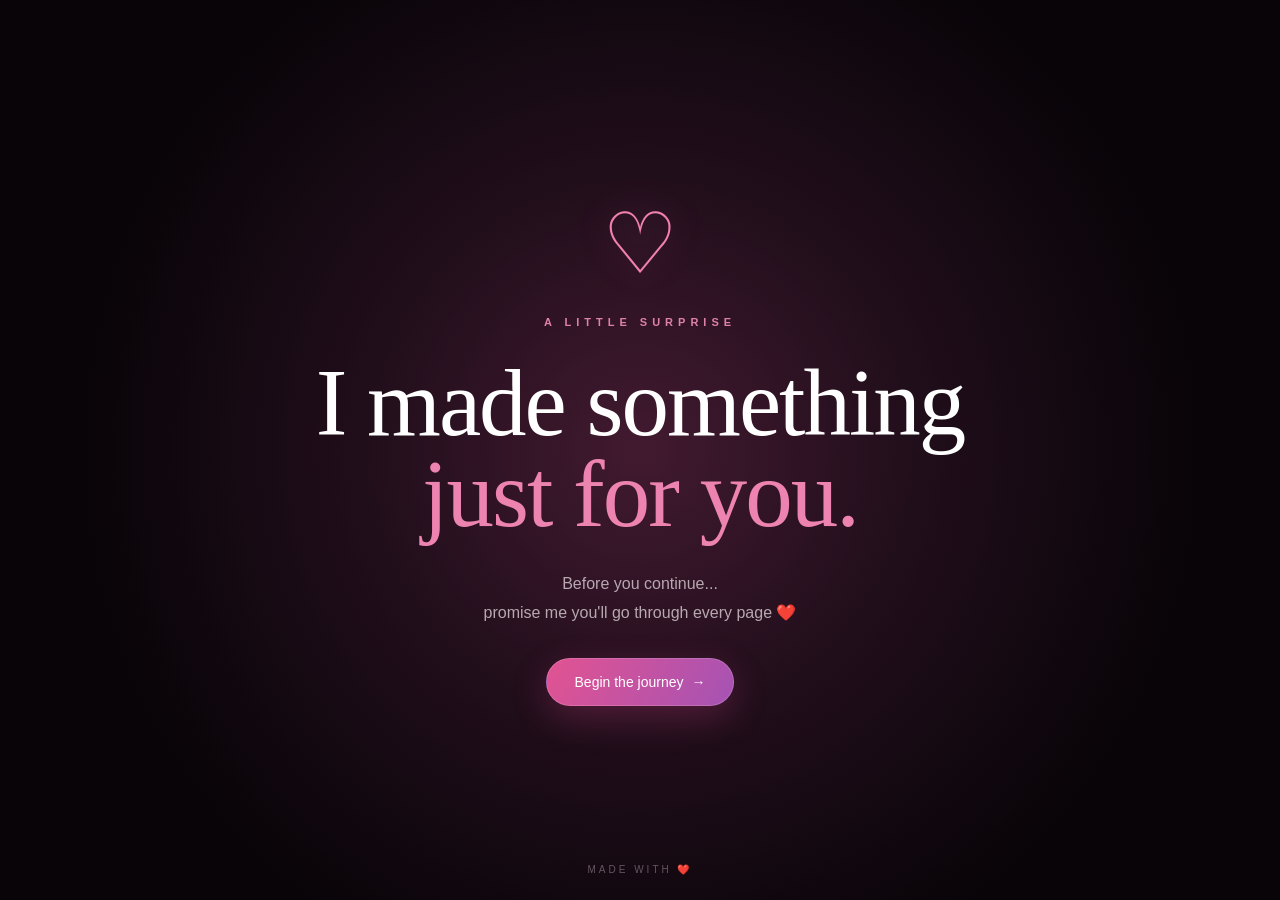
<file: index.html>
<!DOCTYPE html>
<html lang="en">
<head>
    <meta charset="UTF-8">
    <meta name="viewport" content="width=device-width, initial-scale=1.0">
    <title>A Little Surprise ❤️</title>
    <link rel="stylesheet" href="style.css">
</head>
<body class="intro-page">
    <div id="heartContainer"></div>

    <main class="intro">
        <div class="heart-icon">♡</div>
        <p class="eyebrow">A LITTLE SURPRISE</p>
        <h1>I made something<br><span>just for you.</span></h1>
        <p class="intro-text">
            Before you continue...<br>
            promise me you'll go through every page ❤️
        </p>
        <button id="beginBtn" class="main-btn">
            Begin the journey <span>→</span>
        </button>
    </main>

    <div class="bottom-text">Made with ❤️</div>
    <script src="script.js"></script>
</body>
</html>
</file>
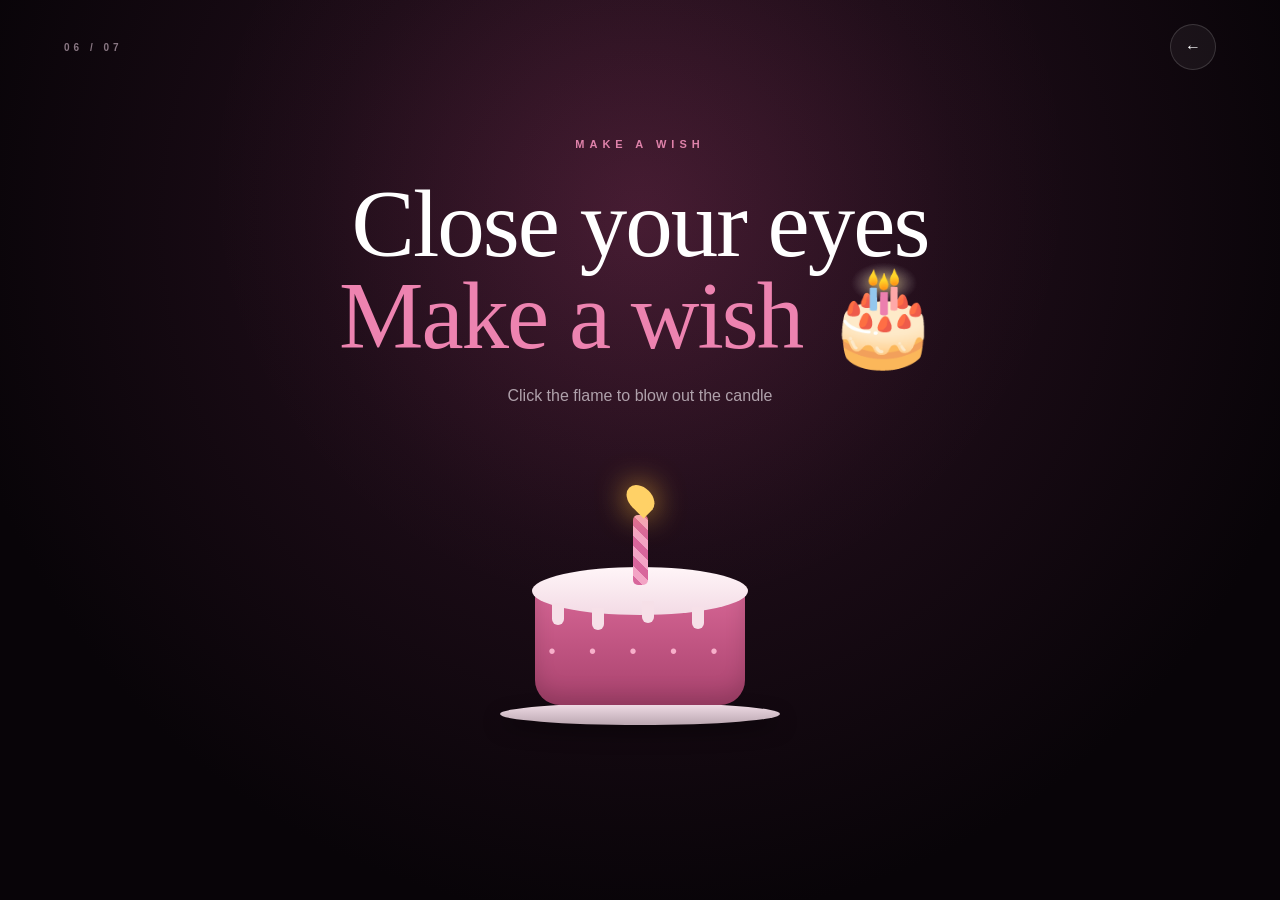
<file: cake.html>
<!DOCTYPE html>
<html lang="en">
<head>
    <meta charset="UTF-8">
    <meta name="viewport" content="width=device-width, initial-scale=1.0">
    <title>Make A Wish 🎂</title>
    <link rel="stylesheet" href="style.css">
</head>
<body>
    <div class="page">
        <nav class="top-nav">
            <span>06 / 07</span>
            <a href="letter.html">←</a>
        </nav>

        <main class="cake-page">
            <p class="eyebrow">MAKE A WISH</p>
            <h1>Close your eyes<br><span>Make a wish 🎂</span></h1>
            <p>Click the flame to blow out the candle</p>

            <div class="cake">
                <div class="plate"></div>

                <div class="cake-body">
                    <div class="icing"></div>
                    <div class="cake-decoration">• • • • •</div>
                </div>

                <div class="candle">
                    <div id="flame" class="flame"></div>
                </div>
            </div>

            <div id="wishMessage" class="wish-message">
                <strong>✨ Wish made ✨</strong><br><br>
                May every dream you have find its way to you ❤️
            </div>

            <a id="continueBtn" href="surprise.html" class="main-btn hidden">
                Open your final surprise 🎁
            </a>
        </main>
    </div>
    <script src="script.js"></script>
</body>
</html>
</file>
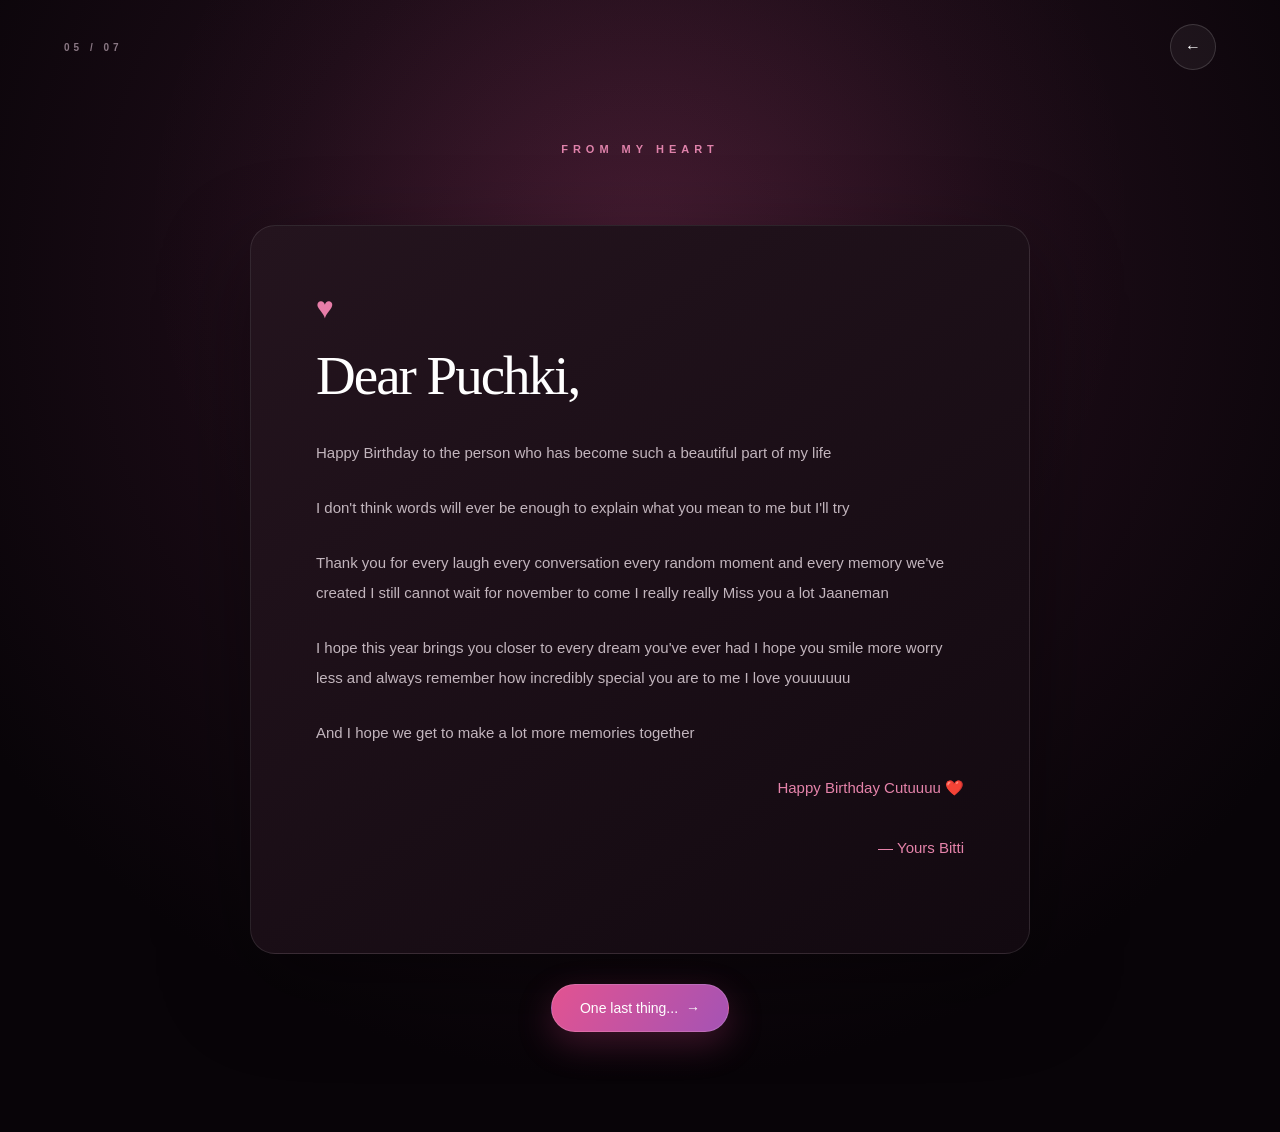
<file: letter.html>
<!DOCTYPE html>
<html lang="en">

<head>
    <meta charset="UTF-8">
    <meta name="viewport" content="width=device-width, initial-scale=1.0">
    <title>A Letter For You 💌</title>
    <link rel="stylesheet" href="style.css">
</head>

<body>
    <div class="page">
        <nav class="top-nav">
            <span>05 / 07</span>
            <a href="reasons.html">←</a>
        </nav>

        <main class="letter-page">
            <p class="eyebrow">FROM MY HEART</p>

            <div class="letter-paper">
                <div class="letter-heart">♥</div>
                <h1>Dear Puchki,</h1>

                <p>
                    Happy Birthday to the person who has become such a beautiful part of my life
                </p>

                <p>
                    I don't think words will ever be enough to explain what you mean to me but I'll try
                </p>

                <p>
                    Thank you for every laugh every conversation every random moment and every memory we've created I still cannot wait for november to come I really really Miss you a lot Jaaneman
                </p>

                <p>
                    I hope this year brings you closer to every dream you've ever had I hope you smile more worry
                    less and always remember how incredibly special you are to me I love youuuuuu
                </p>

                <p>
                    And I hope we get to make a lot more memories together
                </p>

                <p class="signature">
                    Happy Birthday Cutuuuu ❤️<br><br>
                    — Yours Bitti
                </p>
            </div>

            <a href="cake.html" class="main-btn">
                One last thing... <span>→</span>
            </a>
        </main>
    </div>
    <script src="script.js"></script>
</body>

</html>
</file>
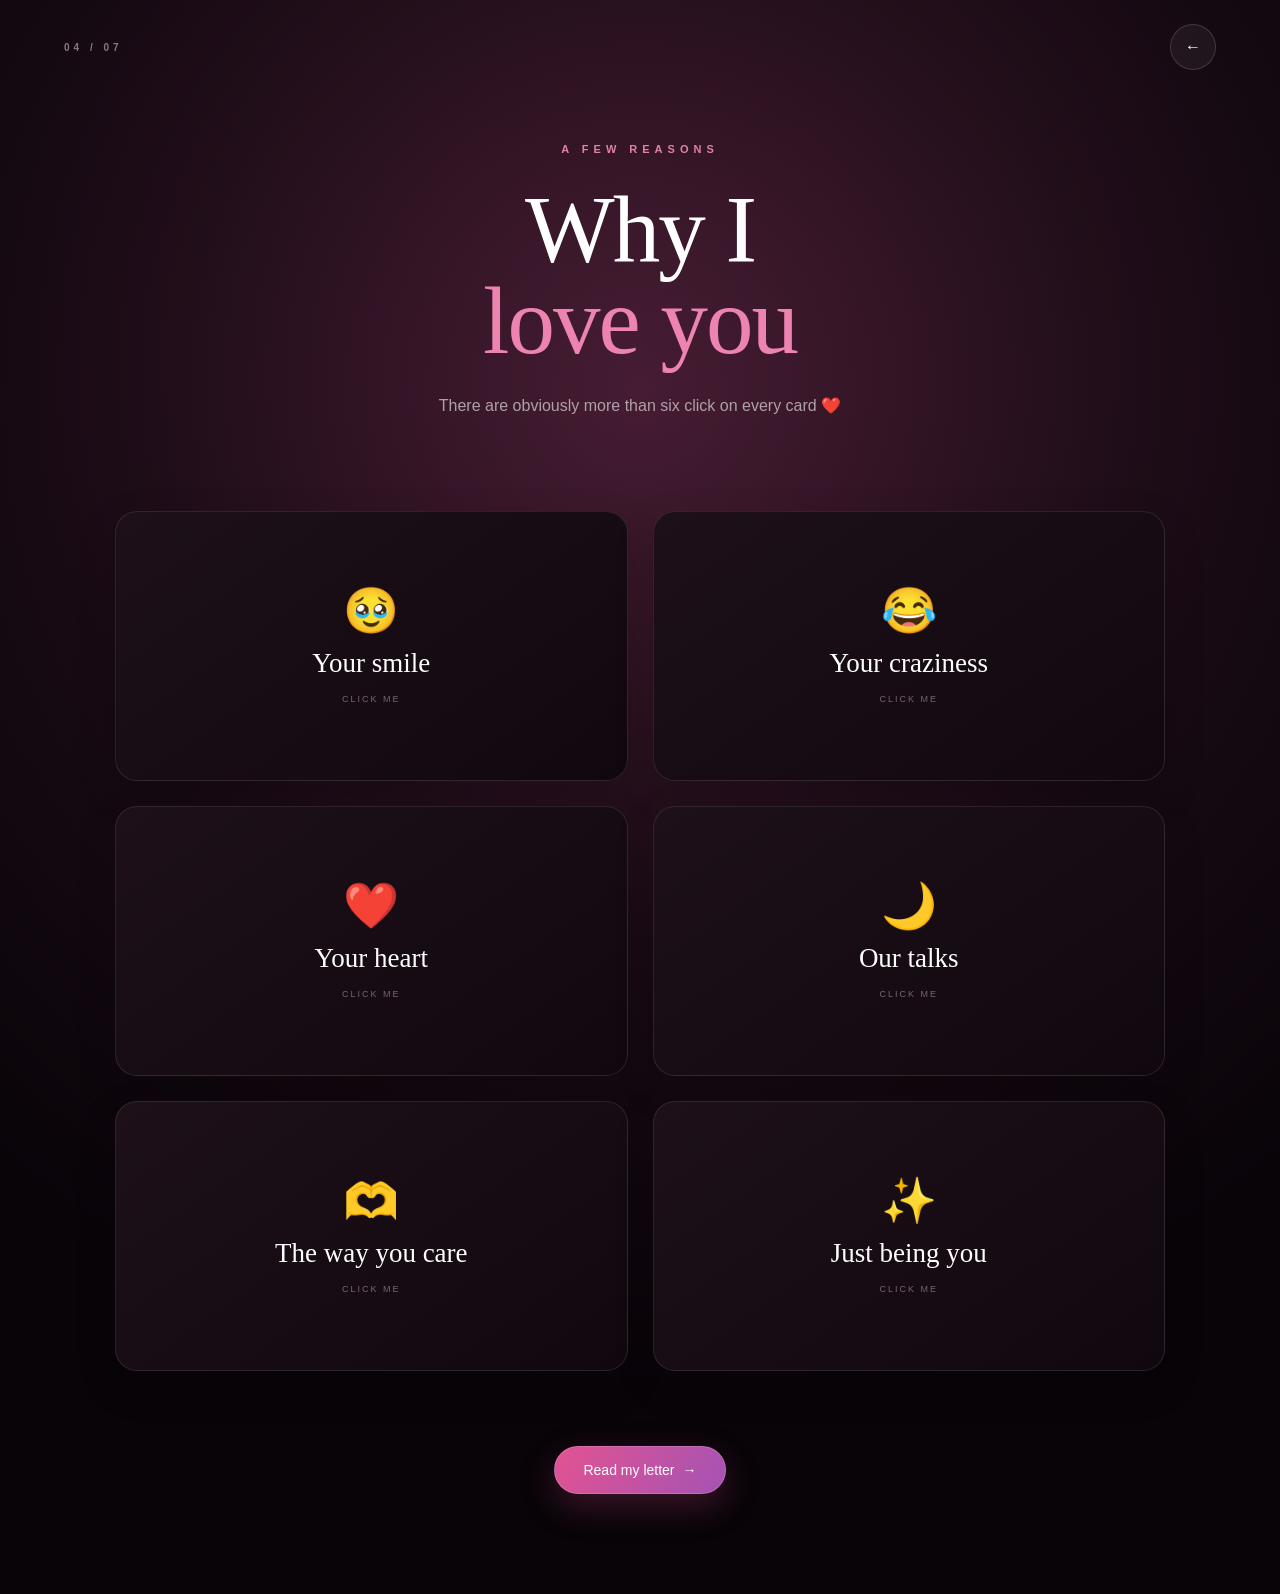
<file: reasons.html>
<!DOCTYPE html>
<html lang="en">
<head>
    <meta charset="UTF-8">
    <meta name="viewport" content="width=device-width, initial-scale=1.0">
    <title>Why I Love You ❤️</title>
    <link rel="stylesheet" href="style.css">
</head>
<body>
    <div class="page">
        <nav class="top-nav">
            <span>04 / 07</span>
            <a href="story.html">←</a>
        </nav>

        <main class="content-page reasons-page">
            <div class="reasons-heading">
                <p class="eyebrow">A FEW REASONS</p>
                <h1>Why I<br><span>love you</span></h1>
                <p class="page-description">
                    There are obviously more than six click on every card ❤️
                </p>
            </div>

            <div class="reason-grid">

                <div class="reason-card">
                    <div class="reason-face reason-front">
                        <div class="reason-icon">🥹</div>
                        <h2>Your smile</h2>
                        <small>CLICK ME</small>
                    </div>
                    <div class="reason-face reason-back">
                        Your smile somehow makes everything feel a little better even on the worst days
                    </div>
                </div>

                <div class="reason-card">
                    <div class="reason-face reason-front">
                        <div class="reason-icon">😂</div>
                        <h2>Your craziness</h2>
                        <small>CLICK ME</small>
                    </div>
                    <div class="reason-face reason-back">
                        Life would be so boring without your beautiful craziness and all the random things you do and your yapssss
                    </div>
                </div>

                <div class="reason-card">
                    <div class="reason-face reason-front">
                        <div class="reason-icon">❤️</div>
                        <h2>Your heart</h2>
                        <small>CLICK ME</small>
                    </div>
                    <div class="reason-face reason-back">
                        You care so deeply about the people you love and that's one of the things I admire the most babes
                    </div>
                </div>

                <div class="reason-card">
                    <div class="reason-face reason-front">
                        <div class="reason-icon">🌙</div>
                        <h2>Our talks</h2>
                        <small>CLICK ME</small>
                    </div>
                    <div class="reason-face reason-back">
                        Even our most random conversations somehow become some of my favorite memories all of our calls I just love them
                    </div>
                </div>

                <div class="reason-card centered-reason">
                    <div class="reason-face reason-front">
                        <div class="reason-icon">🫶</div>
                        <h2>The way you care</h2>
                        <small>CLICK ME</small>
                    </div>
                    <div class="reason-face reason-back">
                        The little ways you check on me remember things and make me feel loved mean more than you know
                    </div>
                </div>

                <div class="reason-card centered-reason">
                    <div class="reason-face reason-front">
                        <div class="reason-icon">✨</div>
                        <h2>Just being you</h2>
                        <small>CLICK ME</small>
                    </div>
                    <div class="reason-face reason-back">
                        I don't need a reason for every reason I love you because you're you and that's enough
                    </div>
                </div>

            </div>

            <a href="letter.html" class="main-btn">
                Read my letter <span>→</span>
            </a>
        </main>
    </div>

    <script src="script.js"></script>
</body>
</html>
</file>
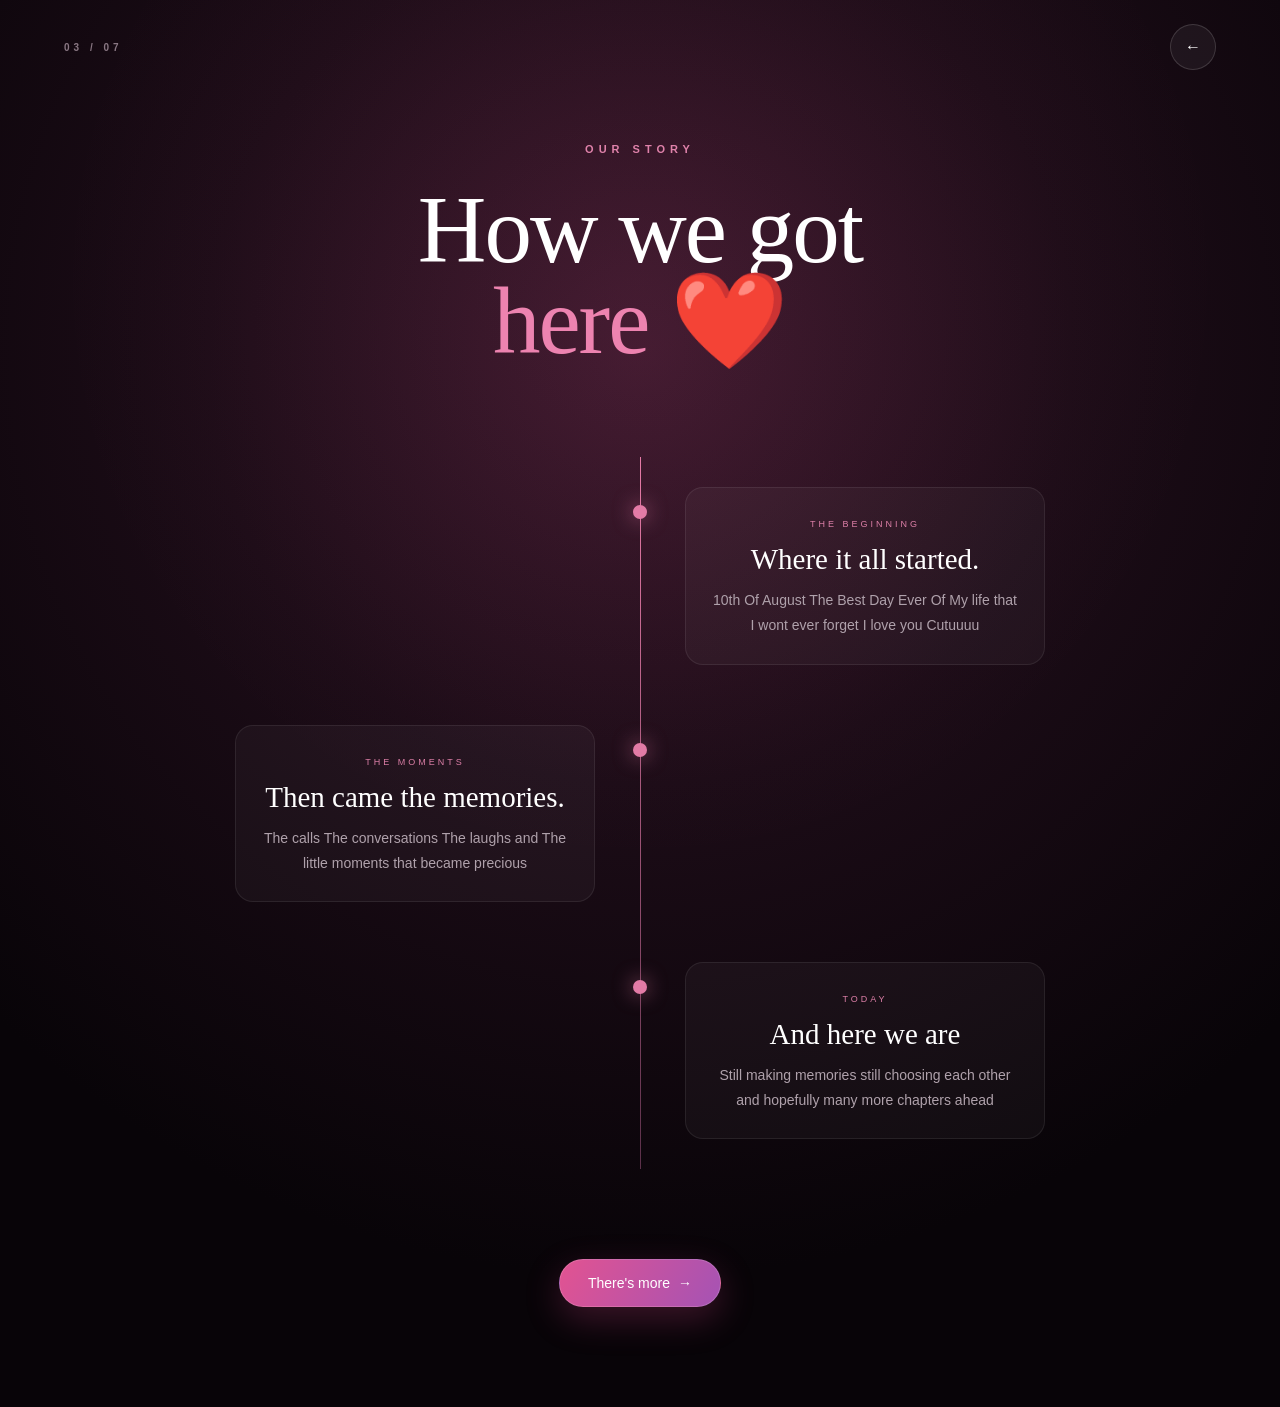
<file: story.html>
<!DOCTYPE html>
<html lang="en">

<head>
    <meta charset="UTF-8">
    <meta name="viewport" content="width=device-width, initial-scale=1.0">
    <title>Our Story ❤️</title>
    <link rel="stylesheet" href="style.css">
</head>

<body>
    <div class="page">
        <nav class="top-nav">
            <span>03 / 07</span>
            <a href="memories.html">←</a>
        </nav>

        <main class="content-page">
            <p class="eyebrow">OUR STORY</p>
            <h1>How we got<br><span>here ❤️</span></h1>

            <div class="story">
                <div class="story-line"></div>

                <article class="story-item reveal">
                    <div class="story-dot"></div>
                    <div class="story-card">
                        <span>THE BEGINNING</span>
                        <h2>Where it all started.</h2>
                        <p>10th Of August The Best Day Ever Of My life that I wont ever forget I love you Cutuuuu</p>
                    </div>
                </article>

                <article class="story-item reveal">
                    <div class="story-dot"></div>
                    <div class="story-card">
                        <span>THE MOMENTS</span>
                        <h2>Then came the memories.</h2>
                        <p>The calls The conversations The laughs and The little moments that became precious</p>
                    </div>
                </article>

                <article class="story-item reveal">
                    <div class="story-dot"></div>
                    <div class="story-card">
                        <span>TODAY</span>
                        <h2>And here we are</h2>
                        <p>Still making memories still choosing each other and hopefully many more chapters ahead</p>
                    </div>
                </article>
            </div>

            <a href="reasons.html" class="main-btn">
                There's more <span>→</span>
            </a>
        </main>
    </div>
    <script src="script.js"></script>
</body>

</html>
</file>
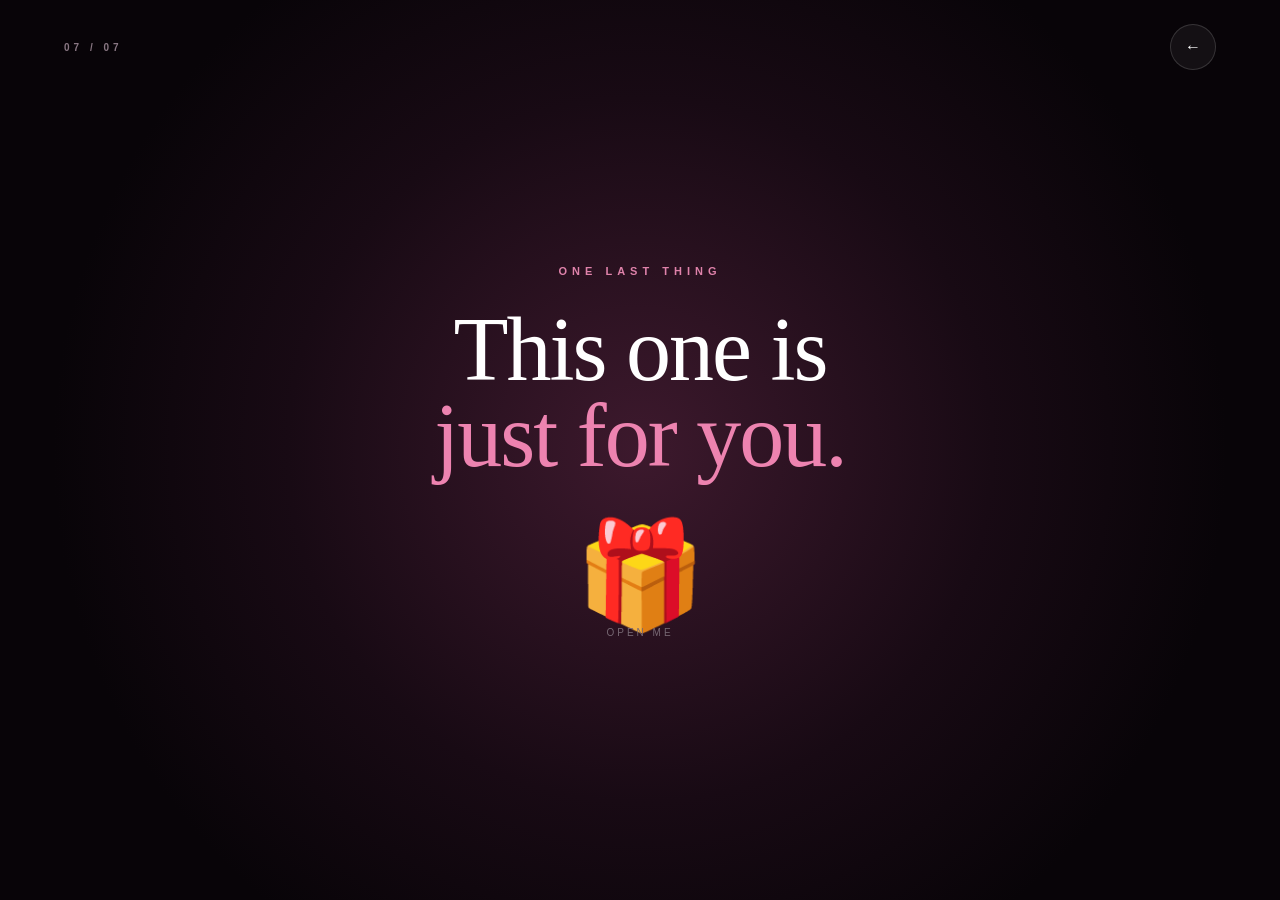
<file: surprise.html>
<!DOCTYPE html>
<html lang="en">
<head>
    <meta charset="UTF-8">
    <meta name="viewport" content="width=device-width, initial-scale=1.0">
    <title>One Last Thing ❤️</title>
    <link rel="stylesheet" href="style.css">
</head>
<body class="final-page">
    <div id="heartContainer"></div>

    <nav class="top-nav">
        <span>07 / 07</span>
        <a href="cake.html">←</a>
    </nav>

    <main class="final-content">
        <p class="eyebrow">ONE LAST THING</p>
        <h1>This one is<br><span>just for you.</span></h1>

        <button id="giftBtn" class="gift-button">
            🎁
            <small>OPEN ME</small>
        </button>

        <div id="finalMessage" class="final-message hidden">
            <div class="big-heart">❤️</div>
            <h2>I Love You</h2>

            <p>
                If I could give you one thing for your birthday
                it would be the ability to see yourself through my eyes
                That How beautiful you are how pretty you are just fckin Gorgeous
            </p>

            <p>
                Then you'd finally understand just how much special you are to me
            </p>

            <h3>Here's to us. ♾️</h3>

            <p class="birthday-end">
                Happy Birthday Jaaneman ❤️
            </p>
        </div>
    </main>

    <script src="script.js"></script>
</body>
</html>
</file>
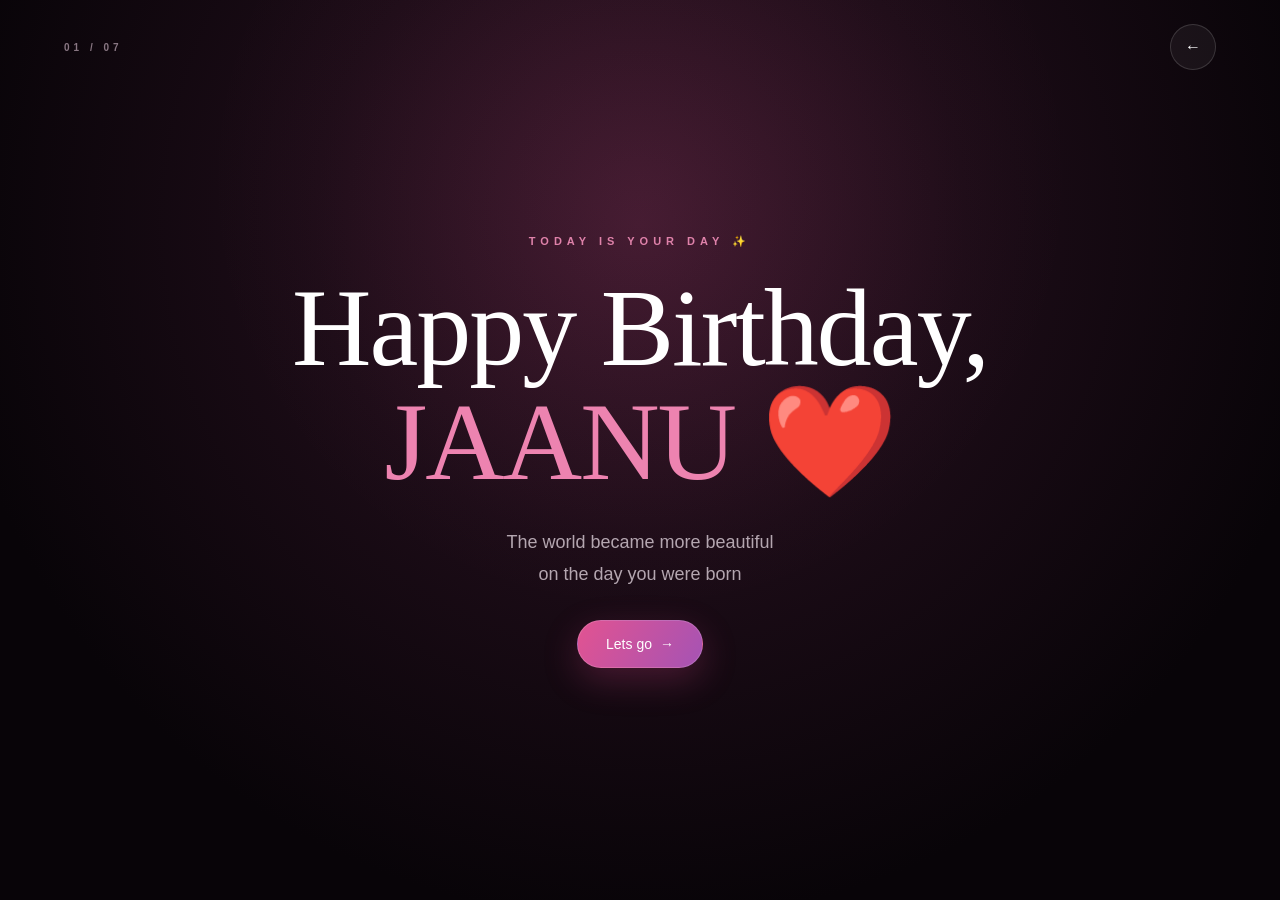
<file: welcome.html>
<!DOCTYPE html>
<html lang="en">

<head>
    <meta charset="UTF-8">
    <meta name="viewport" content="width=device-width, initial-scale=1.0">
    <title>Happy Birthday ❤️</title>
    <link rel="stylesheet" href="style.css">
</head>

<body>
    <div class="page">
        <nav class="top-nav">
            <span>01 / 07</span>
            <a href="index.html">←</a>
        </nav>

        <main class="welcome">
            <p class="eyebrow">TODAY IS YOUR DAY ✨</p>
            <h1>Happy Birthday,<br><span>JAANU ❤️</span></h1>
            <p class="big-text">
                The world became more beautiful<br>
                on the day you were born
            </p>
            <a href="memories.html" class="main-btn">
                Lets go <span>→</span>
            </a>
        </main>
    </div>
    <script src="script.js"></script>
</body>

</html>
</file>
<file: style.css>
*{margin:0;padding:0;box-sizing:border-box}
html{scroll-behavior:smooth}
body{min-height:100vh;background:radial-gradient(circle at 50% 25%,#3a172b 0%,#1c0c17 35%,#080408 75%);color:#fff;font-family:"Segoe UI",Arial,sans-serif;overflow-x:hidden}
a{text-decoration:none;color:inherit}
button{font-family:inherit}
.hidden{display:none!important}

.page{min-height:100vh;position:relative;background:radial-gradient(circle at 50% 20%,rgba(225,93,145,.08),transparent 45%)}

.top-nav{position:fixed;top:24px;left:5%;right:5%;display:flex;justify-content:space-between;align-items:center;z-index:1000}
.top-nav span{color:#897783;font-size:10px;letter-spacing:4px;font-weight:600}
.top-nav a{width:46px;height:46px;display:flex;align-items:center;justify-content:center;border-radius:50%;border:1px solid rgba(255,255,255,.15);background:rgba(255,255,255,.05);transition:.3s}
.top-nav a:hover{background:rgba(230,100,155,.2);transform:scale(1.08)}

.eyebrow{color:#df82aa;font-size:11px;letter-spacing:5px;font-weight:600;margin-bottom:25px;text-transform:uppercase}
h1{font-family:Georgia,"Times New Roman",serif;font-size:clamp(50px,8vw,95px);line-height:.96;font-weight:400;letter-spacing:-2px}
h1 span{color:#ed83b0}
h2{font-family:Georgia,"Times New Roman",serif;font-weight:400}
p{color:#afa1ab;line-height:1.8}

.main-btn{display:inline-flex;align-items:center;justify-content:center;gap:8px;margin-top:30px;padding:15px 28px;border:1px solid rgba(255,255,255,.15);border-radius:50px;background:linear-gradient(120deg,#e25391,#a553b4);color:#fff;font-size:14px;cursor:pointer;box-shadow:0 12px 35px rgba(220,70,140,.25);transition:.3s}
.main-btn:hover{transform:translateY(-4px) scale(1.03);box-shadow:0 18px 50px rgba(220,70,140,.4)}
.main-btn span{transition:.3s}.main-btn:hover span{transform:translateX(5px)}

.intro-page{display:flex;align-items:center;justify-content:center;text-align:center;background:radial-gradient(circle at center,#421a30 0%,#210e1b 35%,#080408 72%);overflow:hidden}
.intro{position:relative;z-index:10;width:90%;max-width:850px;display:flex;flex-direction:column;align-items:center;justify-content:center;animation:introAppear 1.2s ease}
.heart-icon{font-size:85px;color:#f080ad;margin-bottom:20px;animation:heartbeat 1.5s infinite;text-shadow:0 0 35px rgba(240,128,173,.4)}
.intro h1{margin-bottom:30px}
.intro-text{color:#b7a8b1;font-size:16px;line-height:1.8}
.bottom-text{position:fixed;bottom:25px;left:50%;transform:translateX(-50%);z-index:20;color:#655560;font-size:10px;letter-spacing:3px;text-transform:uppercase}

.floating-heart{position:fixed;bottom:-50px;z-index:5;pointer-events:none;color:#e77ba7;opacity:0;animation:floatUp linear forwards}
.explosion-heart{position:fixed;left:50%;top:50%;z-index:9999;pointer-events:none}

.welcome{min-height:100vh;width:90%;max-width:1000px;margin:auto;display:flex;flex-direction:column;align-items:center;justify-content:center;text-align:center}
.welcome h1{font-size:clamp(55px,9vw,110px)}
.welcome h1 span{display:block;margin-top:8px}
.big-text{max-width:650px;margin-top:30px;color:#b4a6b0;font-size:18px;line-height:1.8}

.content-page{position:relative;z-index:5;width:100%;max-width:1180px;margin:0 auto;padding:140px 40px 100px;text-align:center}
.page-description{max-width:650px;margin:25px auto 60px;font-size:16px}
.reasons-page{display:flex;flex-direction:column;align-items:center}
.reasons-heading{width:100%;display:flex;flex-direction:column;align-items:center}
.reasons-heading h1{text-align:center}

.photo-grid{display:grid;grid-template-columns:repeat(3,1fr);gap:20px;margin-bottom:70px}
.photo-card{position:relative;height:420px;border-radius:22px;overflow:hidden;cursor:pointer;background:linear-gradient(145deg,#24121e,#10080e);border:1px solid rgba(255,255,255,.08);transition:.4s}
.photo-card:nth-child(2),.photo-card:nth-child(5){transform:translateY(40px)}
.photo-card:hover{transform:translateY(-5px) scale(1.01);box-shadow:0 20px 60px rgba(0,0,0,.4)}
.photo-card:nth-child(2):hover,.photo-card:nth-child(5):hover{transform:translateY(35px) scale(1.01)}
.photo-card img{width:100%;height:100%;object-fit:cover;display:block;transition:.6s}
.photo-card:hover img{transform:scale(1.08)}
.photo-card::after{content:"VIEW ❤️";position:absolute;left:50%;top:50%;transform:translate(-50%,-50%);padding:10px 18px;border-radius:30px;background:rgba(0,0,0,.55);backdrop-filter:blur(8px);border:1px solid rgba(255,255,255,.2);font-size:10px;letter-spacing:3px;opacity:0;transition:.3s}
.photo-card:hover::after{opacity:1}

.photo-modal{position:fixed;inset:0;z-index:9998;display:none;align-items:center;justify-content:center;flex-direction:column;padding:30px;background:rgba(0,0,0,.94);backdrop-filter:blur(15px)}
.photo-modal.show{display:flex}
.photo-modal img{max-width:90%;max-height:75vh;object-fit:contain;border-radius:15px;box-shadow:0 30px 100px rgba(0,0,0,.7)}
.photo-modal p{margin-top:20px;color:#d4c7cf;text-align:center}
#closePhoto{position:absolute;top:20px;right:30px;width:50px;height:50px;border:0;background:transparent;color:#fff;font-size:40px;cursor:pointer}

.story{position:relative;max-width:900px;margin:90px auto 60px}
.story-line{position:absolute;left:50%;top:0;bottom:0;width:1px;background:linear-gradient(#e77ba7,#5b3049)}
.story-item{position:relative;width:50%;padding:30px 45px;min-height:180px}
.story-item:nth-child(even){margin-left:50%}
.story-card{padding:25px;border-radius:18px;background:rgba(255,255,255,.035);border:1px solid rgba(255,255,255,.08)}
.story-item span{color:#dc7fa7;font-size:9px;letter-spacing:3px}
.story-item h2{font-size:29px;margin:12px 0}
.story-item p{font-size:14px}
.story-dot{position:absolute;top:48px;width:14px;height:14px;border-radius:50%;background:#e27ba6;box-shadow:0 0 20px rgba(226,123,166,.7);z-index:3}
.story-item:nth-child(odd) .story-dot{right:-7px}.story-item:nth-child(even) .story-dot{left:-7px}
.reveal{opacity:0;transform:translateY(25px);transition:.8s}.reveal.visible{opacity:1;transform:none}

.reason-grid{width:100%;max-width:1050px;display:grid;grid-template-columns:repeat(2,minmax(0,1fr));justify-content:center;gap:25px;margin:30px auto 45px}
.reason-card{width:100%}
.reason-card:nth-child(5){grid-column:1}
.reason-card:nth-child(6){grid-column:2}
.reason-card{position:relative;height:270px;perspective:1200px;cursor:pointer}
.reason-face{position:absolute;inset:0;width:100%;height:100%;display:flex;flex-direction:column;align-items:center;justify-content:center;text-align:center;padding:35px;border-radius:22px;border:1px solid rgba(255,255,255,.1);background:linear-gradient(145deg,#1d1019,#11080f);backface-visibility:hidden;transition:transform .7s cubic-bezier(.4,.2,.2,1);box-shadow:0 15px 40px rgba(0,0,0,.15)}
.reason-front{font-size:45px}.reason-front h2{font-size:27px;margin:15px 0}.reason-front small{color:#766772;font-size:9px;letter-spacing:2px}
.reason-back{transform:rotateY(180deg);color:#d1c3cb;font-size:15px;line-height:1.8}
.reason-card.flipped .reason-front{transform:rotateY(180deg)}
.reason-card.flipped .reason-back{transform:rotateY(360deg)}
.reason-icon{line-height:1}.reasons-page>.main-btn{align-self:center}

.letter-page{min-height:100vh;width:90%;max-width:900px;margin:auto;padding:140px 0 100px;display:flex;flex-direction:column;align-items:center;text-align:center}
.letter-paper{width:100%;max-width:780px;margin-top:40px;padding:65px;text-align:left;border-radius:25px;background:linear-gradient(145deg,#24141e,#120910);border:1px solid rgba(255,255,255,.1);box-shadow:0 30px 90px rgba(0,0,0,.4)}
.letter-heart{color:#e77da8;font-size:30px;margin-bottom:25px}
.letter-paper h1{font-size:55px;margin-bottom:35px}
.letter-paper p{color:#c2b5bd;line-height:2;margin-bottom:25px;font-size:15px}
.letter-paper .signature{text-align:right;color:#e583aa}

.cake-page{min-height:100vh;width:90%;max-width:900px;margin:auto;display:flex;flex-direction:column;align-items:center;justify-content:center;text-align:center}
.cake-page>p:not(.eyebrow){margin-top:20px}
.cake{position:relative;width:300px;height:290px;margin:50px auto 15px}
.plate{position:absolute;left:10px;bottom:25px;width:280px;height:22px;border-radius:50%;background:linear-gradient(#f2dfe8,#bba7b1);box-shadow:0 8px 20px rgba(0,0,0,.4)}
.cake-body{position:absolute;left:45px;bottom:45px;width:210px;height:120px;border-radius:10px 10px 25px 25px;background:linear-gradient(#d86796,#a8426d);box-shadow:inset 0 -10px 20px rgba(0,0,0,.15)}
.icing{position:absolute;left:-3px;top:-18px;width:216px;height:48px;border-radius:50%;background:linear-gradient(#fff5f8,#f3dbe5)}
.icing:after{content:"";position:absolute;left:20px;bottom:-10px;width:12px;height:22px;background:#f6e0e8;border-radius:0 0 10px 10px;box-shadow:40px 5px 0 #f6e0e8,90px -2px 0 #f6e0e8,140px 4px 0 #f6e0e8}
.cake-decoration{position:absolute;top:55px;left:0;width:100%;color:#f7b0ca;font-size:20px;letter-spacing:14px}
.candle{position:absolute;left:143px;bottom:165px;width:15px;height:70px;border-radius:5px;background:repeating-linear-gradient(45deg,#d8669c,#d8669c 7px,#f3a4c5 7px,#f3a4c5 14px)}
.flame{position:absolute;left:-4px;top:-32px;width:23px;height:32px;border-radius:50% 50% 50% 0;background:#ffd166;transform:rotate(-45deg);box-shadow:0 0 30px rgba(255,190,60,.8);cursor:pointer;animation:flame .5s infinite alternate}
.flame.out{display:none}
.wish-message{display:none;max-width:500px;margin:20px auto;color:#e589af;line-height:1.8;animation:fadeUp .8s}
.wish-message.show{display:block}

.final-page{min-height:100vh;background:radial-gradient(circle at center,#3d192d,#180a14 45%,#080408 75%)}
.final-content{min-height:100vh;width:90%;max-width:850px;margin:auto;display:flex;flex-direction:column;align-items:center;justify-content:center;text-align:center;padding:40px 0}
.final-content h1{font-size:clamp(50px,8vw,90px)}
.gift-button{border:0;background:transparent;color:#fff;font-size:105px;cursor:pointer;margin-top:35px;transition:.4s}
.gift-button:hover{transform:scale(1.15) rotate(5deg)}
.gift-button small{display:block;color:#766772;font-size:10px;letter-spacing:3px;margin-top:-10px}
.final-message{width:100%;max-width:700px;margin-top:40px;animation:finalReveal 1.2s ease}
.big-heart{font-size:80px;animation:heartbeat 1.3s infinite}
.final-message h2{color:#ed83b0;font-size:clamp(55px,8vw,85px);margin:25px 0}
.final-message p{max-width:600px;margin:15px auto;color:#c2b4bd;line-height:1.9}
.final-message h3{color:#e583aa;margin-top:35px;font-size:20px}
.birthday-end{color:#e989af!important;margin-top:35px!important}

@keyframes introAppear{from{opacity:0;transform:translateY(30px)}to{opacity:1;transform:translateY(0)}}
@keyframes heartbeat{0%,100%{transform:scale(1)}25%{transform:scale(1.08)}40%{transform:scale(1)}60%{transform:scale(1.08)}}
@keyframes floatUp{0%{transform:translateY(0) rotate(0) scale(.7);opacity:0}10%{opacity:.7}50%{opacity:.5}100%{transform:translateY(-110vh) rotate(30deg) scale(1.2);opacity:0}}
@keyframes fadeUp{from{opacity:0;transform:translateY(25px)}to{opacity:1;transform:translateY(0)}}
@keyframes finalReveal{from{opacity:0;transform:scale(.75) translateY(20px)}to{opacity:1;transform:scale(1) translateY(0)}}
@keyframes flame{from{transform:rotate(-45deg) scale(.9)}to{transform:rotate(-45deg) scale(1.1)}}

@media(max-width:750px){
    h1{font-size:55px}
    .top-nav{top:18px;left:20px;right:20px}
    .content-page{width:90%;padding:110px 0 70px}
    .photo-grid{grid-template-columns:1fr;gap:18px}
    .photo-card{height:420px}
    .photo-card:nth-child(2),.photo-card:nth-child(5){transform:none}
    .photo-card:nth-child(2):hover,.photo-card:nth-child(5):hover{transform:scale(1.01)}
    .story{margin-top:60px;padding-left:20px}
    .story-line{left:5px}
    .story-item,.story-item:nth-child(even){width:100%;margin-left:0;padding:20px 0 40px}
    .story-item:nth-child(odd) .story-dot,.story-item:nth-child(even) .story-dot{left:-6px;right:auto}
    .reason-grid{grid-template-columns:1fr;gap:18px;width:100%}
    .reason-card:nth-child(5),.reason-card:nth-child(6){grid-column:auto}
    .letter-page{width:90%;padding:110px 0 70px}
    .letter-paper{padding:40px 25px}
    .letter-paper h1{font-size:45px}
    .cake{transform:scale(.9)}
    .final-content{width:90%}
    .final-message h2{font-size:55px}
    .gift-button{font-size:85px}
}
</file>
